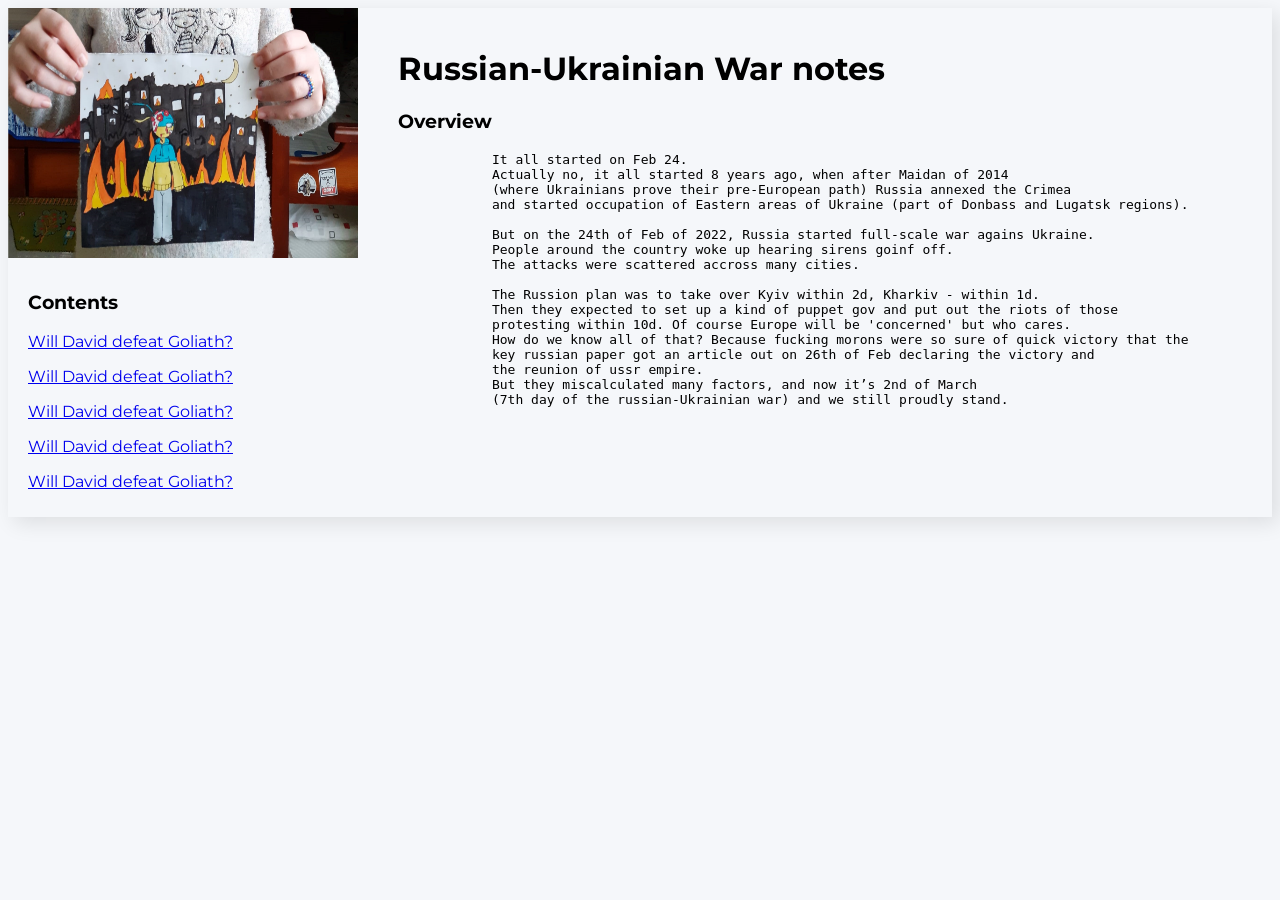
<file: index.html>
<!DOCTYPE html>
<html lang="en">
  <head>
    <meta charset="UTF-8" />
    <meta http-equiv="X-UA-Compatible" content="IE=edge" />
    <meta name="viewport" content="width=device-width, initial-scale=1.0" />
    <link rel="shortcut icon" type="image/x-icon" href="favicon-32x32.png" />
    <link rel="preconnect" href="https://fonts.googleapis.com" />
    <link rel="preconnect" href="https://fonts.gstatic.com" crossorigin />
    <link
      href="https://fonts.googleapis.com/css2?family=Montserrat:wght@400;700&display=swap"
      rel="stylesheet"
    />
    <link rel="stylesheet" href="styles.css" />
    <title>war notes</title>
  </head>
  <body>
    <!--Main-->
    <main class="main">
      <div class="aside">
        <img src="assets/imgs/ukr-drawing.png" alt="ukr-drawing" />

        <div class="contents">
          <h3 class="sidebar-title">Contents</h3>
          <div>
            <p>
              <a href="#overview">Will David defeat Goliath?</a>
            </p>

            <p>
              <a href="#overview">Will David defeat Goliath?</a>
            </p>

            <p>
              <a href="#overview">Will David defeat Goliath?</a>
            </p>

            <p>
              <a href="#overview">Will David defeat Goliath?</a>
            </p>

            <p>
              <a href="#overview">Will David defeat Goliath?</a>
            </p>
          </div>
        </div>
      </div>

      <div class="content">
        <h1>Russian-Ukrainian War notes</h1>
        <div>
          <h3>Overview</h3>
          <pre>
            It all started on Feb 24. 
            Actually no, it all started 8 years ago, when after Maidan of 2014 
            (where Ukrainians prove their pre-European path) Russia annexed the Crimea 
            and started occupation of Eastern areas of Ukraine (part of Donbass and Lugatsk regions). 
            
            But on the 24th of Feb of 2022, Russia started full-scale war agains Ukraine. 
            People around the country woke up hearing sirens goinf off. 
            The attacks were scattered accross many cities. 

            The Russion plan was to take over Kyiv within 2d, Kharkiv - within 1d. 
            Then they expected to set up a kind of puppet gov and put out the riots of those 
            protesting within 10d. Of course Europe will be 'concerned' but who cares. 
            How do we know all of that? Because fucking morons were so sure of quick victory that the
            key russian paper got an article out on 26th of Feb declaring the victory and 
            the reunion of ussr empire. 
            But they miscalculated many factors, and now it’s 2nd of March 
            (7th day of the russian-Ukrainian war) and we still proudly stand.
          </pre>
        </div>
      </div>
    </main>
  </body>
</html>
</file>
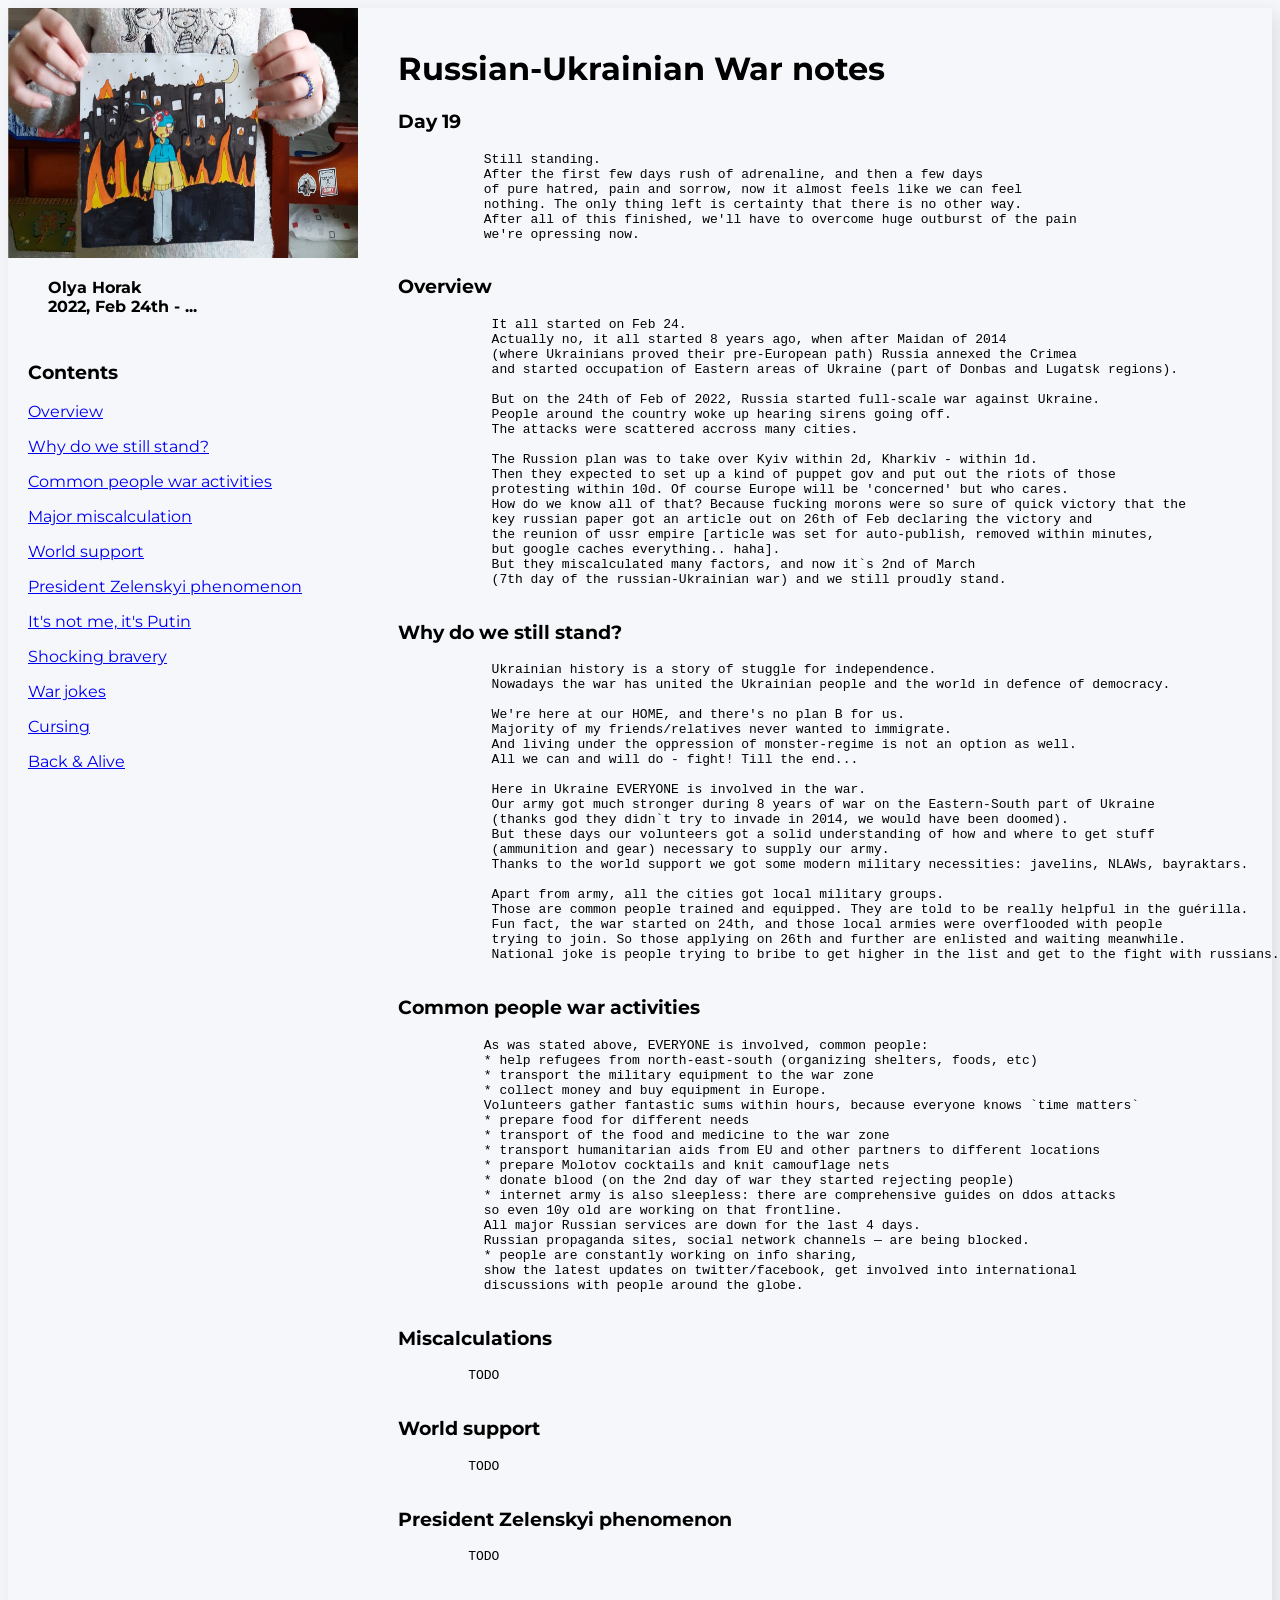
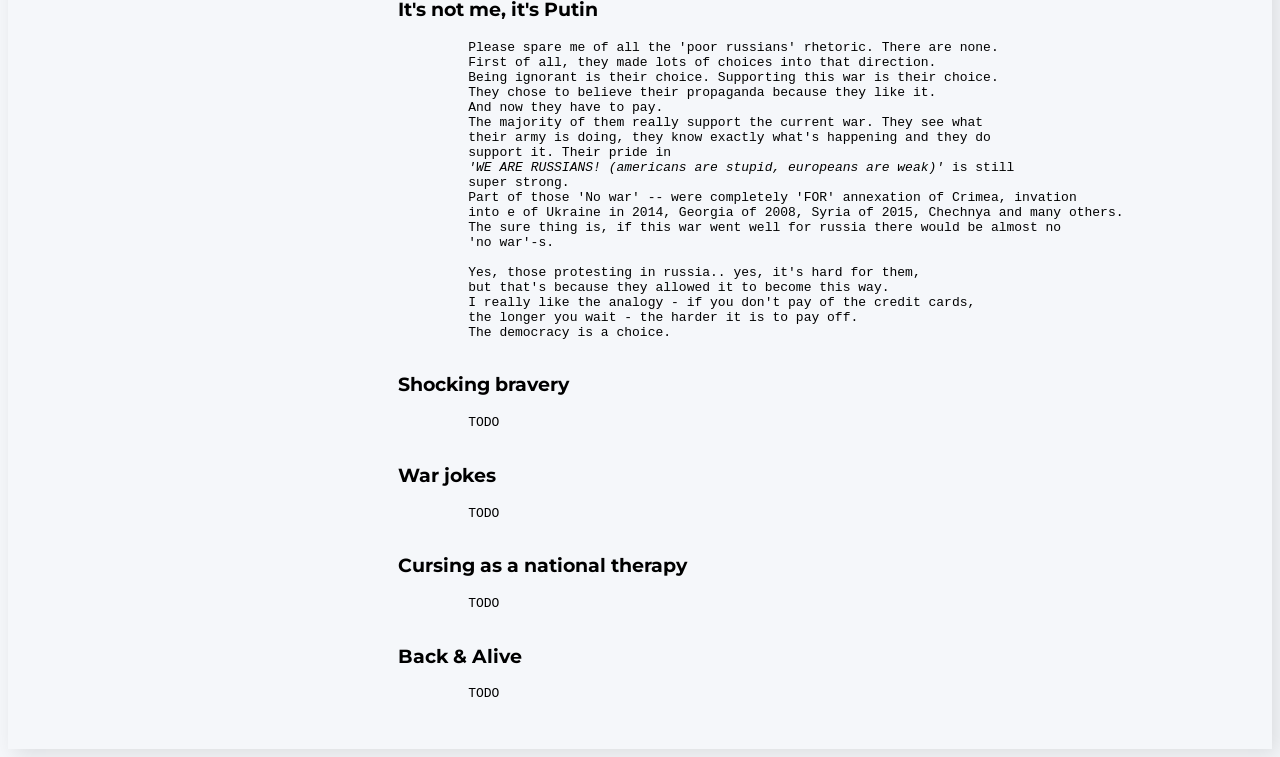
<file: home.html>
<!DOCTYPE html>
<html lang="en">
  <head>
    <meta charset="UTF-8" />
    <meta http-equiv="X-UA-Compatible" content="IE=edge" />
    <meta name="viewport" content="width=device-width, initial-scale=1.0" />
    <link rel="shortcut icon" type="image/x-icon" href="favicon-32x32.png" />
    <link rel="preconnect" href="https://fonts.googleapis.com" />
    <link rel="preconnect" href="https://fonts.gstatic.com" crossorigin />
    <link
      href="https://fonts.googleapis.com/css2?family=Montserrat:wght@400;700&display=swap"
      rel="stylesheet"
    />
    <link rel="stylesheet" href="styles.css" />
    <title>war notes</title>
  </head>
  <body>
    <!--Main-->
    <main class="main">
      <div class="aside">
        <img src="assets/imgs/ukr-drawing.png" alt="ukr-drawing" />

        <div class="auth">
          <p>
            Olya Horak <br />
            2022, Feb 24th - ...
          </p>
        </div>

        <div class="contents">
          <h3 class="sidebar-title">Contents</h3>
          <div>
            <p>
              <a href="#overview">Overview</a>
            </p>

            <p>
              <a href="#why-stand">Why do we still stand?</a>
            </p>

            <p>
              <a href="#common-people">Common people war activities</a>
            </p>

            <p>
              <a href="#miscalculations">Major miscalculation</a>
            </p>

            <p>
              <a href="#world-support">World support</a>
            </p>

            <p>
              <a href="#president">President Zelenskyi phenomenon</a>
            </p>

            <p>
              <a href="#russians">It's not me, it's Putin</a>
            </p>

            <p>
              <a href="#bravery">Shocking bravery</a>
            </p>

            <p>
              <a href="#fun">War jokes</a>
            </p>

            <p>
              <a href="#cursing">Cursing</a>
            </p>

            <p>
              <a href="#back-alive">Back & Alive</a>
            </p>
          </div>
        </div>
      </div>

      <div class="content">
        <h1>Russian-Ukrainian War notes</h1>

        <div id="day">
          <h3>Day 19</h3>
          <pre>
           Still standing.
           After the first few days rush of adrenaline, and then a few days
           of pure hatred, pain and sorrow, now it almost feels like we can feel 
           nothing. The only thing left is certainty that there is no other way.
           After all of this finished, we'll have to overcome huge outburst of the pain
           we're opressing now. 
          </pre>
        </div>

        <div id="overview">
          <h3>Overview</h3>
          <pre>
            It all started on Feb 24. 
            Actually no, it all started 8 years ago, when after Maidan of 2014 
            (where Ukrainians proved their pre-European path) Russia annexed the Crimea 
            and started occupation of Eastern areas of Ukraine (part of Donbas and Lugatsk regions). 
            
            But on the 24th of Feb of 2022, Russia started full-scale war against Ukraine. 
            People around the country woke up hearing sirens going off. 
            The attacks were scattered accross many cities. 

            The Russion plan was to take over Kyiv within 2d, Kharkiv - within 1d. 
            Then they expected to set up a kind of puppet gov and put out the riots of those 
            protesting within 10d. Of course Europe will be 'concerned' but who cares. 
            How do we know all of that? Because fucking morons were so sure of quick victory that the
            key russian paper got an article out on 26th of Feb declaring the victory and 
            the reunion of ussr empire [article was set for auto-publish, removed within minutes, 
            but google caches everything.. haha]. 
            But they miscalculated many factors, and now it`s 2nd of March 
            (7th day of the russian-Ukrainian war) and we still proudly stand.
          </pre>
        </div>

        <div id="why-stand">
          <h3>Why do we still stand?</h3>
          <pre>
            Ukrainian history is a story of stuggle for independence. 
            Nowadays the war has united the Ukrainian people and the world in defence of democracy. 

            We're here at our HOME, and there's no plan B for us.
            Majority of my friends/relatives never wanted to immigrate. 
            And living under the oppression of monster-regime is not an option as well.
            All we can and will do - fight! Till the end...

            Here in Ukraine EVERYONE is involved in the war. 
            Our army got much stronger during 8 years of war on the Eastern-South part of Ukraine 
            (thanks god they didn`t try to invade in 2014, we would have been doomed). 
            But these days our volunteers got a solid understanding of how and where to get stuff 
            (ammunition and gear) necessary to supply our army. 
            Thanks to the world support we got some modern military necessities: javelins, NLAWs, bayraktars.

            Apart from army, all the cities got local military groups. 
            Those are common people trained and equipped. They are told to be really helpful in the guérilla. 
            Fun fact, the war started on 24th, and those local armies were overflooded with people 
            trying to join. So those applying on 26th and further are enlisted and waiting meanwhile. 
            National joke is people trying to bribe to get higher in the list and get to the fight with russians.
          </pre>
        </div>

        <div id="common-people">
          <h3>Common people war activities</h3>
          <pre>
           As was stated above, EVERYONE is involved, common people:
           * help refugees from north-east-south (organizing shelters, foods, etc)
           * transport the military equipment to the war zone
           * collect money and buy equipment in Europe. 
           Volunteers gather fantastic sums within hours, because everyone knows `time matters`
           * prepare food for different needs
           * transport of the food and medicine to the war zone
           * transport humanitarian aids from EU and other partners to different locations
           * prepare Molotov cocktails and knit camouflage nets
           * donate blood (on the 2nd day of war they started rejecting people)
           * internet army is also sleepless: there are comprehensive guides on ddos attacks 
           so even 10y old are working on that frontline. 
           All major Russian services are down for the last 4 days. 
           Russian propaganda sites, social network channels — are being blocked.
           * people are constantly working on info sharing, 
           show the latest updates on twitter/facebook, get involved into international 
           discussions with people around the globe.
          </pre>
        </div>

        <div id="miscalculations">
          <h3>Miscalculations</h3>
          <pre>
         TODO
          </pre>
        </div>

        <div id="world-support">
          <h3>World support</h3>
          <pre>
         TODO
          </pre>
        </div>

        <div id="president">
          <h3>President Zelenskyi phenomenon</h3>
          <pre>
         TODO
          </pre>
        </div>

        <div id="russians">
          <h3>It's not me, it's Putin</h3>
          <pre>
         Please spare me of all the 'poor russians' rhetoric. There are none. 
         First of all, they made lots of choices into that direction. 
         Being ignorant is their choice. Supporting this war is their choice.
         They chose to believe their propaganda because they like it.
         And now they have to pay.
         The majority of them really support the current war. They see what 
         their army is doing, they know exactly what's happening and they do 
         support it. Their pride in 
         <i>'WE ARE RUSSIANS! (americans are stupid, europeans are weak)'</i> is still 
         super strong.
         Part of those 'No war' -- were completely 'FOR' annexation of Crimea, invation
         into e of Ukraine in 2014, Georgia of 2008, Syria of 2015, Chechnya and many others.
         The sure thing is, if this war went well for russia there would be almost no 
         'no war'-s. 

         Yes, those protesting in russia.. yes, it's hard for them,
         but that's because they allowed it to become this way.
         I really like the analogy - if you don't pay of the credit cards,
         the longer you wait - the harder it is to pay off.
         The democracy is a choice.
          </pre>
        </div>

        <div id="bravery">
          <h3>Shocking bravery</h3>
          <pre>
         TODO
          </pre>
        </div>

        <div id="fun">
          <h3>War jokes</h3>
          <pre>
         TODO
          </pre>
        </div>

        <div id="cursing">
          <h3>Cursing as a national therapy</h3>
          <pre>
         TODO
          </pre>
        </div>

        <div id="back-alive">
          <h3>Back & Alive</h3>
          <pre>
         TODO
          </pre>
        </div>
      </div>
    </main>
  </body>
</html>
</file>
<file: styles.css>
body {
  font-family: "Montserrat", sans-serif;
  background-color: #f5f7fa;
}

.main {
  display: flex;
  box-shadow: 6px 6px 20px rgba(0, 0, 0, 0.1);
  width: 100%wv;
  margin: 0 auto;
  padding: 0;
}

.aside {
  width: max-content;
}

.aside img {
  width: 350px;
  height: 250px;
}

.auth {
  padding-left: 40px;
  font-weight: bold;
}

.content {
  width: 80%;
  padding: 20px 40px;
}

.contents {
  padding: 10px 20px;
}
</file>
